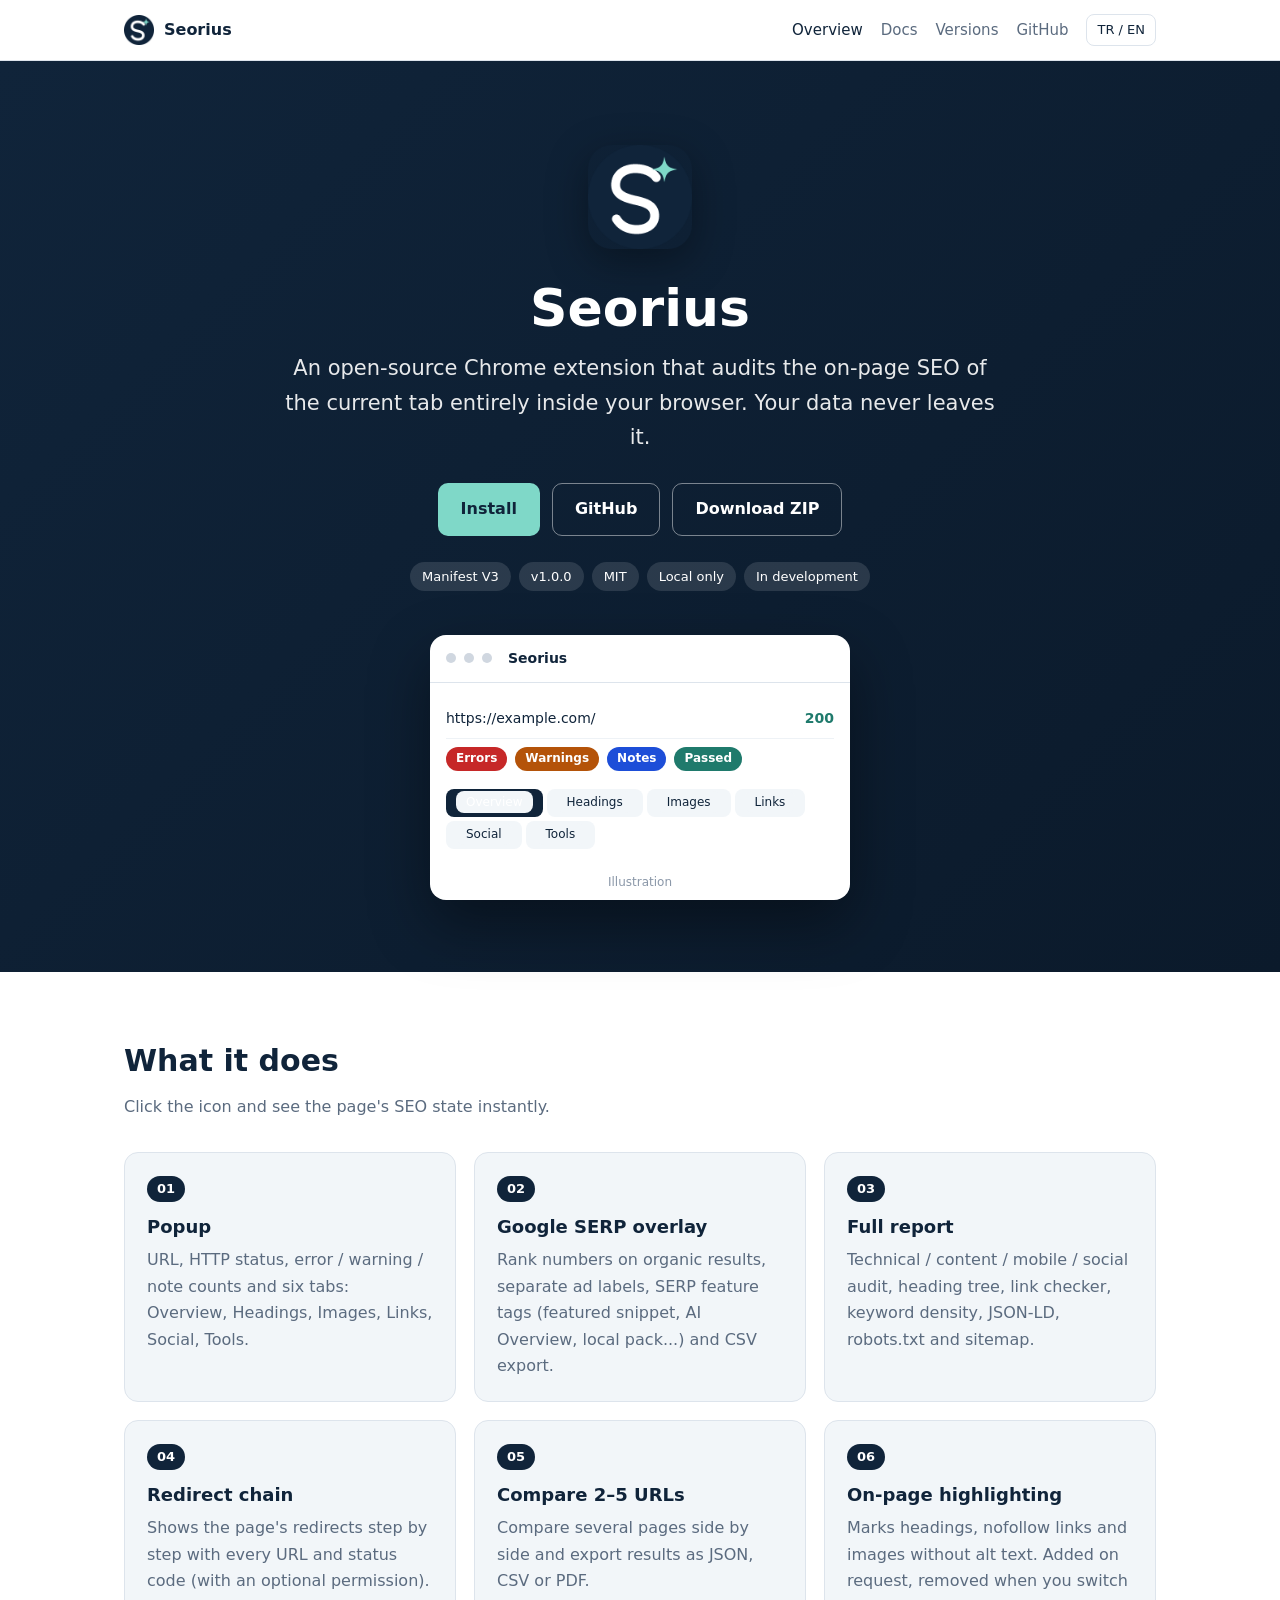
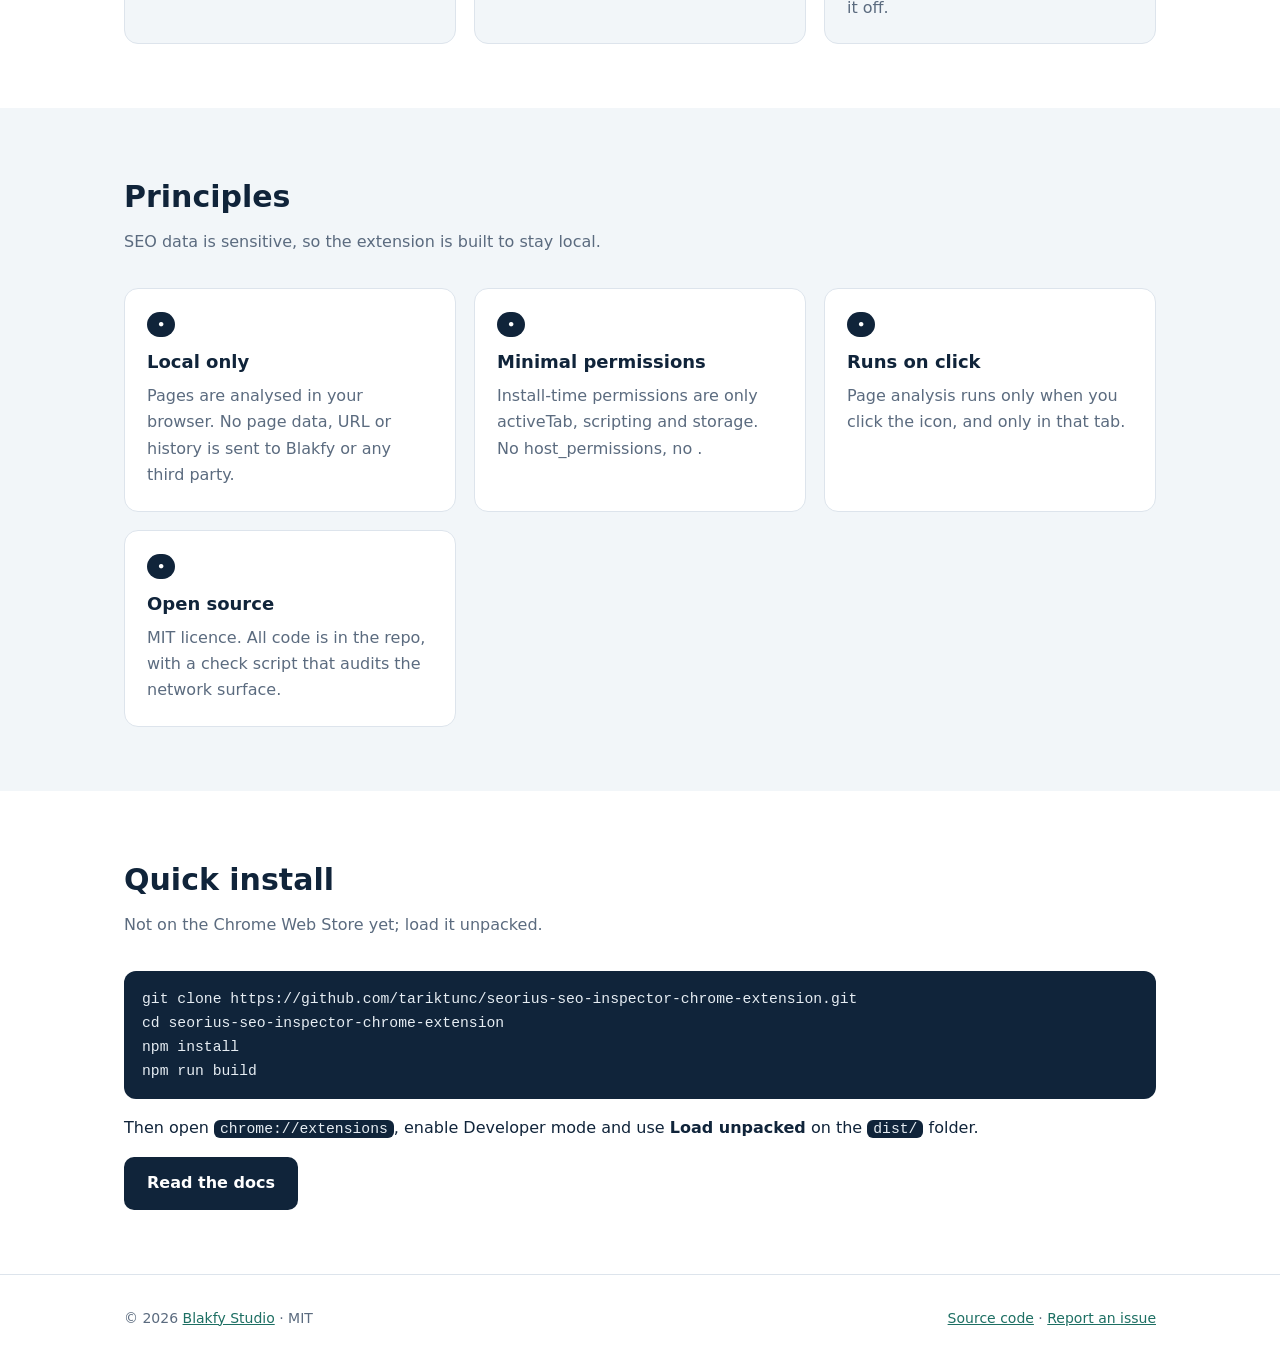
<file: index.html>
<!doctype html>
<html lang="tr" data-lang="tr">
<head>
<meta charset="utf-8">
<meta name="viewport" content="width=device-width,initial-scale=1">
<title>Seorius — On-Page SEO Inspector</title>
<meta name="description" content="Açık sekmedeki sayfanın sayfa içi SEO analizini tarayıcınızda yapan, açık kaynaklı Chrome eklentisi. Open-source, local-only on-page SEO inspector.">
<meta property="og:title" content="Seorius — On-Page SEO Inspector">
<meta property="og:description" content="Açık sekmedeki sayfanın sayfa içi SEO analizini tarayıcınızda yapan, açık kaynaklı Chrome eklentisi. Open-source, local-only on-page SEO inspector.">
<meta property="og:type" content="website">
<meta property="og:url" content="https://tariktunc.github.io/seorius-seo-inspector-chrome-extension/">
<link rel="canonical" href="https://tariktunc.github.io/seorius-seo-inspector-chrome-extension/">
<link rel="alternate" hreflang="tr" href="https://tariktunc.github.io/seorius-seo-inspector-chrome-extension/">
<link rel="alternate" hreflang="en" href="https://tariktunc.github.io/seorius-seo-inspector-chrome-extension/">
<link rel="icon" href="assets/icon128.png">
<link rel="stylesheet" href="style.css">
<script>
(function(){var d=document.documentElement,k='ext-lang',s=null;try{s=localStorage.getItem(k)}catch(e){}
var l=s||((navigator.language||'tr').toLowerCase().indexOf('tr')===0?'tr':'en');d.setAttribute('data-lang',l);d.lang=l;
document.addEventListener('DOMContentLoaded',function(){var b=document.getElementById('lang');if(!b)return;
b.addEventListener('click',function(){var n=d.getAttribute('data-lang')==='tr'?'en':'tr';d.setAttribute('data-lang',n);d.lang=n;try{localStorage.setItem(k,n)}catch(e){}});});})();
</script>
</head>
<body>
<header class="nav"><div class="wrap">
<a class="brand" href="index.html"><img src="assets/icon128.png" alt="">Seorius</a>
<nav>
<a href="index.html" class="on"><span lang="tr">Tanıtım</span><span lang="en">Overview</span></a>
<a href="docs.html"><span lang="tr">Dökümanlar</span><span lang="en">Docs</span></a>
<a href="changelog.html"><span lang="tr">Sürümler</span><span lang="en">Versions</span></a>
<a class="hide-s" href="https://github.com/tariktunc/seorius-seo-inspector-chrome-extension">GitHub</a>
<button class="lang" id="lang" type="button" aria-label="Language">TR / EN</button>
</nav></div></header>

<section class="hero"><div class="wrap">
<img class="logo" src="assets/icon128.png" alt="Seorius">
<h1>Seorius</h1>
<p class="lead"><span lang="tr">Açık sekmedeki sayfanın sayfa içi SEO'sunu tarayıcınızın içinde inceleyen, açık kaynaklı Chrome eklentisi. Veriniz tarayıcınızdan çıkmaz.</span><span lang="en">An open-source Chrome extension that audits the on-page SEO of the current tab entirely inside your browser. Your data never leaves it.</span></p>
<div class="btns">
<a class="btn primary" style="background:#7fd8c8;color:#10243a" href="docs.html#kurulum"><span lang="tr">Kurulum</span><span lang="en">Install</span></a>
<a class="btn ghost" href="https://github.com/tariktunc/seorius-seo-inspector-chrome-extension">GitHub</a>
<a class="btn ghost" href="https://github.com/tariktunc/seorius-seo-inspector-chrome-extension/archive/refs/heads/main.zip"><span lang="tr">ZIP indir</span><span lang="en">Download ZIP</span></a>
</div>
<div class="badges"><span>Manifest V3</span><span>v1.0.0</span><span>MIT</span><span><span lang="tr">Yalnızca yerel</span><span lang="en">Local only</span></span><span><span lang="tr">Geliştirme aşamasında</span><span lang="en">In development</span></span></div>
<div class="mock" aria-hidden="true">
<div class="bar"><i></i><i></i><i></i><span style="margin-left:8px">Seorius</span></div>
<div class="body">
<div class="row"><span>https://example.com/</span><span style="color:#1f7a6c;font-weight:700">200</span></div>
<div class="row" style="border:0;gap:8px;justify-content:flex-start"><span class="pill" style="background:#c62828"><span lang="tr">Hata</span><span lang="en">Errors</span></span><span class="pill" style="background:#b45309"><span lang="tr">Uyarı</span><span lang="en">Warnings</span></span><span class="pill" style="background:#1d4ed8"><span lang="tr">Not</span><span lang="en">Notes</span></span><span class="pill" style="background:#1f7a6c"><span lang="tr">Geçti</span><span lang="en">Passed</span></span></div>
<div class="tabs"><span class="on"><span lang="tr">Özet</span><span lang="en">Overview</span></span><span><span lang="tr">Başlıklar</span><span lang="en">Headings</span></span><span><span lang="tr">Görseller</span><span lang="en">Images</span></span><span><span lang="tr">Bağlantılar</span><span lang="en">Links</span></span><span><span lang="tr">Sosyal</span><span lang="en">Social</span></span><span><span lang="tr">Araçlar</span><span lang="en">Tools</span></span></div>
</div><small><span lang="tr">Örnek görünüm</span><span lang="en">Illustration</span></small></div>
</div></section>

<section class="block"><div class="wrap">
<h2><span lang="tr">Neler yapar</span><span lang="en">What it does</span></h2>
<p class="sub"><span lang="tr">Simgeye tıklayın, sayfanın SEO durumunu anında görün.</span><span lang="en">Click the icon and see the page's SEO state instantly.</span></p>
<div class="grid">
<div class="card"><span class="n">01</span><h3><span lang="tr">Açılır pencere</span><span lang="en">Popup</span></h3><p><span lang="tr">URL, HTTP durumu, hata / uyarı / not sayıları ve altı sekme: Özet, Başlıklar, Görseller, Bağlantılar, Sosyal, Araçlar.</span><span lang="en">URL, HTTP status, error / warning / note counts and six tabs: Overview, Headings, Images, Links, Social, Tools.</span></p></div>
<div class="card"><span class="n">02</span><h3><span lang="tr">Google SERP katmanı</span><span lang="en">Google SERP overlay</span></h3><p><span lang="tr">Organik sonuçlara sıra numarası, reklamlara ayrı etiket, SERP özellik etiketleri (öne çıkan snippet, AI Overview, yerel paket...) ve CSV indirme.</span><span lang="en">Rank numbers on organic results, separate ad labels, SERP feature tags (featured snippet, AI Overview, local pack...) and CSV export.</span></p></div>
<div class="card"><span class="n">03</span><h3><span lang="tr">Tam rapor</span><span lang="en">Full report</span></h3><p><span lang="tr">Teknik / İçerik / Mobil / Sosyal denetim, başlık ağacı, bağlantı kontrolü, anahtar kelime yoğunluğu, JSON-LD, robots.txt ve site haritası.</span><span lang="en">Technical / content / mobile / social audit, heading tree, link checker, keyword density, JSON-LD, robots.txt and sitemap.</span></p></div>
<div class="card"><span class="n">04</span><h3><span lang="tr">Yönlendirme zinciri</span><span lang="en">Redirect chain</span></h3><p><span lang="tr">Sayfanın yönlendirmelerini adım adım, her URL ve durum koduyla gösterir (isteğe bağlı izinle).</span><span lang="en">Shows the page's redirects step by step with every URL and status code (with an optional permission).</span></p></div>
<div class="card"><span class="n">05</span><h3><span lang="tr">2–5 URL karşılaştırma</span><span lang="en">Compare 2–5 URLs</span></h3><p><span lang="tr">Birkaç sayfayı yan yana karşılaştırın; sonuçları JSON, CSV veya PDF olarak dışa aktarın.</span><span lang="en">Compare several pages side by side and export results as JSON, CSV or PDF.</span></p></div>
<div class="card"><span class="n">06</span><h3><span lang="tr">Sayfada işaretleme</span><span lang="en">On-page highlighting</span></h3><p><span lang="tr">Başlıkları, nofollow bağlantıları ve alt metni olmayan görselleri sayfanın üstünde işaretler. İstek üzerine eklenir, kapatınca kalkar.</span><span lang="en">Marks headings, nofollow links and images without alt text. Added on request, removed when you switch it off.</span></p></div>
</div></div></section>

<section class="block alt"><div class="wrap">
<h2><span lang="tr">İlkeler</span><span lang="en">Principles</span></h2>
<p class="sub"><span lang="tr">SEO verisi hassastır; bu yüzden eklenti yerel çalışacak şekilde tasarlandı.</span><span lang="en">SEO data is sensitive, so the extension is built to stay local.</span></p>
<div class="grid">
<div class="card"><span class="n">•</span><h3><span lang="tr">Yalnızca yerel</span><span lang="en">Local only</span></h3><p><span lang="tr">Sayfa tarayıcınızda analiz edilir. Hiçbir sayfa verisi, URL veya geçmiş Blakfy'ye ya da üçüncü taraflara gönderilmez.</span><span lang="en">Pages are analysed in your browser. No page data, URL or history is sent to Blakfy or any third party.</span></p></div>
<div class="card"><span class="n">•</span><h3><span lang="tr">En az izin</span><span lang="en">Minimal permissions</span></h3><p><span lang="tr">Kurulumda yalnızca activeTab, scripting, storage. host_permissions ve <all_urls> yoktur.</span><span lang="en">Install-time permissions are only activeTab, scripting and storage. No host_permissions, no <all_urls>.</span></p></div>
<div class="card"><span class="n">•</span><h3><span lang="tr">Tıklayınca çalışır</span><span lang="en">Runs on click</span></h3><p><span lang="tr">Sayfa analizi yalnızca simgeye tıkladığınızda, yalnızca o sekmede çalışır.</span><span lang="en">Page analysis runs only when you click the icon, and only in that tab.</span></p></div>
<div class="card"><span class="n">•</span><h3><span lang="tr">Açık kaynak</span><span lang="en">Open source</span></h3><p><span lang="tr">MIT lisansı. Kodun tamamı repoda, ağ isteklerini doğrulayan bir denetim betiğiyle birlikte.</span><span lang="en">MIT licence. All code is in the repo, with a check script that audits the network surface.</span></p></div>
</div></div></section>

<section class="block"><div class="wrap">
<h2><span lang="tr">Hızlı kurulum</span><span lang="en">Quick install</span></h2>
<p class="sub"><span lang="tr">Henüz Chrome Web Mağazası'nda yok; paketlenmemiş olarak yüklenir.</span><span lang="en">Not on the Chrome Web Store yet; load it unpacked.</span></p>
<pre><code>git clone https://github.com/tariktunc/seorius-seo-inspector-chrome-extension.git
cd seorius-seo-inspector-chrome-extension
npm install
npm run build</code></pre>
<p><span lang="tr">Sonra <code>chrome://extensions</code> sayfasında Geliştirici modunu açıp <strong>Paketlenmemiş öğe yükle</strong> ile <code>dist/</code> klasörünü seçin.</span><span lang="en">Then open <code>chrome://extensions</code>, enable Developer mode and use <strong>Load unpacked</strong> on the <code>dist/</code> folder.</span></p>
<div class="btns" style="justify-content:flex-start"><a class="btn primary" href="docs.html"><span lang="tr">Dökümanları aç</span><span lang="en">Read the docs</span></a></div>
</div></section>
<footer><div class="wrap">
<span>© 2026 <a href="https://blakfy.com">Blakfy Studio</a> · MIT</span>
<span><a href="https://github.com/tariktunc/seorius-seo-inspector-chrome-extension"><span lang="tr">Kaynak kod</span><span lang="en">Source code</span></a> · <a href="https://github.com/tariktunc/seorius-seo-inspector-chrome-extension/issues"><span lang="tr">Sorun bildir</span><span lang="en">Report an issue</span></a></span>
</div></footer>
</body></html>
</file>
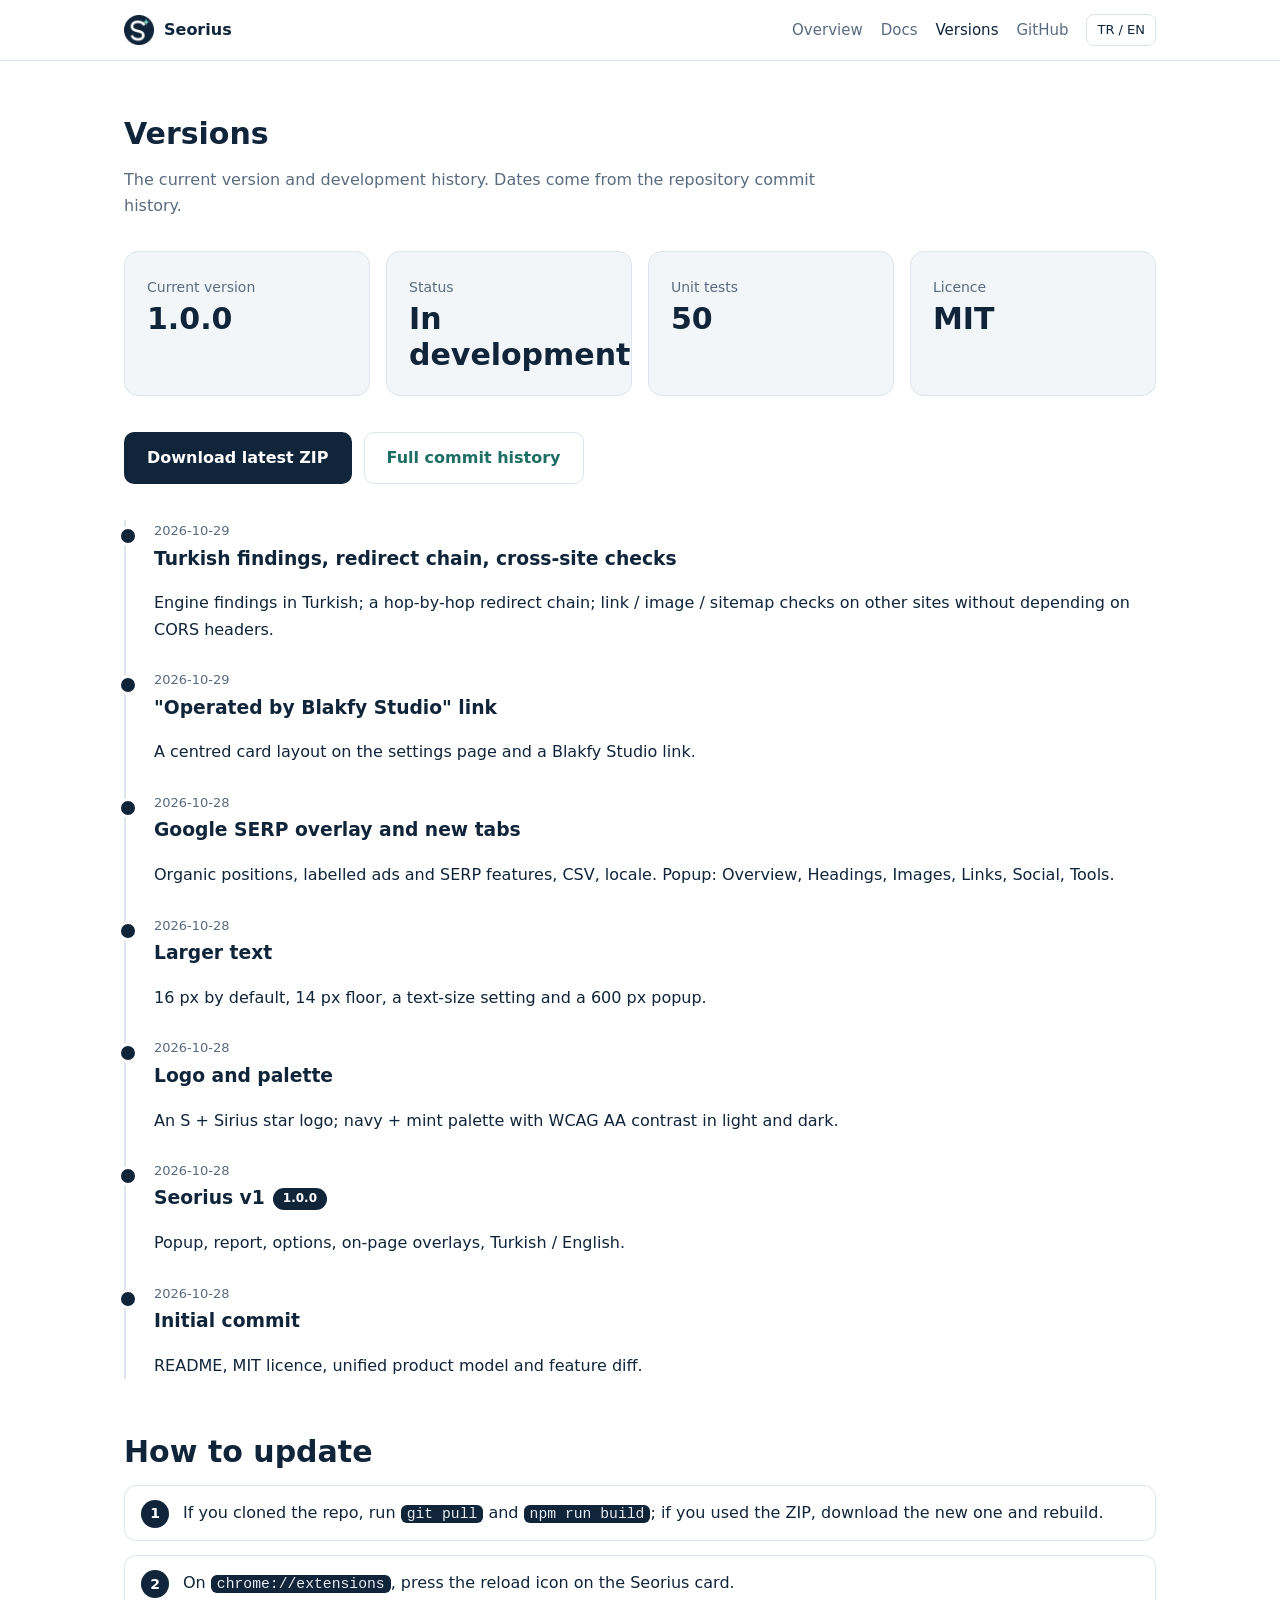
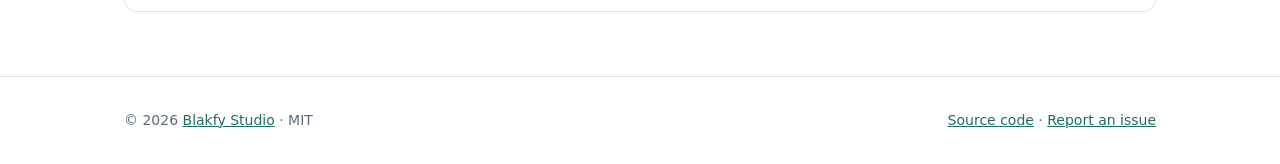
<file: changelog.html>
<!doctype html>
<html lang="tr" data-lang="tr">
<head>
<meta charset="utf-8">
<meta name="viewport" content="width=device-width,initial-scale=1">
<title>Seorius — On-Page SEO Inspector · Versions</title>
<meta name="description" content="Açık sekmedeki sayfanın sayfa içi SEO analizini tarayıcınızda yapan, açık kaynaklı Chrome eklentisi. Open-source, local-only on-page SEO inspector.">
<meta property="og:title" content="Seorius — On-Page SEO Inspector">
<meta property="og:description" content="Açık sekmedeki sayfanın sayfa içi SEO analizini tarayıcınızda yapan, açık kaynaklı Chrome eklentisi. Open-source, local-only on-page SEO inspector.">
<meta property="og:type" content="website">
<meta property="og:url" content="https://tariktunc.github.io/seorius-seo-inspector-chrome-extension/changelog.html">
<link rel="canonical" href="https://tariktunc.github.io/seorius-seo-inspector-chrome-extension/changelog.html">
<link rel="alternate" hreflang="tr" href="https://tariktunc.github.io/seorius-seo-inspector-chrome-extension/changelog.html">
<link rel="alternate" hreflang="en" href="https://tariktunc.github.io/seorius-seo-inspector-chrome-extension/changelog.html">
<link rel="icon" href="assets/icon128.png">
<link rel="stylesheet" href="style.css">
<script>
(function(){var d=document.documentElement,k='ext-lang',s=null;try{s=localStorage.getItem(k)}catch(e){}
var l=s||((navigator.language||'tr').toLowerCase().indexOf('tr')===0?'tr':'en');d.setAttribute('data-lang',l);d.lang=l;
document.addEventListener('DOMContentLoaded',function(){var b=document.getElementById('lang');if(!b)return;
b.addEventListener('click',function(){var n=d.getAttribute('data-lang')==='tr'?'en':'tr';d.setAttribute('data-lang',n);d.lang=n;try{localStorage.setItem(k,n)}catch(e){}});});})();
</script>
</head>
<body>
<header class="nav"><div class="wrap">
<a class="brand" href="index.html"><img src="assets/icon128.png" alt="">Seorius</a>
<nav>
<a href="index.html"><span lang="tr">Tanıtım</span><span lang="en">Overview</span></a>
<a href="docs.html"><span lang="tr">Dökümanlar</span><span lang="en">Docs</span></a>
<a href="changelog.html" class="on"><span lang="tr">Sürümler</span><span lang="en">Versions</span></a>
<a class="hide-s" href="https://github.com/tariktunc/seorius-seo-inspector-chrome-extension">GitHub</a>
<button class="lang" id="lang" type="button" aria-label="Language">TR / EN</button>
</nav></div></header>

<div class="wrap" style="padding-top:48px;padding-bottom:64px">
<h2><span lang="tr">Sürümler</span><span lang="en">Versions</span></h2>
<p class="sub"><span lang="tr">Güncel sürüm ve geliştirme geçmişi. Tarihler repodaki commit geçmişinden alınmıştır.</span><span lang="en">The current version and development history. Dates come from the repository commit history.</span></p>
<div class="cur">
<div class="card"><span class="l"><span lang="tr">Güncel sürüm</span><span lang="en">Current version</span></span><b>1.0.0</b></div>
<div class="card"><span class="l"><span lang="tr">Durum</span><span lang="en">Status</span></span><b><span lang="tr">Geliştirme</span><span lang="en">In development</span></b></div>
<div class="card"><span class="l"><span lang="tr">Birim testi</span><span lang="en">Unit tests</span></span><b>50</b></div>
<div class="card"><span class="l"><span lang="tr">Lisans</span><span lang="en">Licence</span></span><b>MIT</b></div>
</div>
<div class="btns" style="justify-content:flex-start;margin-bottom:36px"><a class="btn primary" href="https://github.com/tariktunc/seorius-seo-inspector-chrome-extension/archive/refs/heads/main.zip"><span lang="tr">Son sürümü ZIP indir</span><span lang="en">Download latest ZIP</span></a><a class="btn primary" style="background:transparent;color:var(--link);border-color:var(--line)" href="https://github.com/tariktunc/seorius-seo-inspector-chrome-extension/commits/main"><span lang="tr">Tüm commit geçmişi</span><span lang="en">Full commit history</span></a></div>
<div class="tl"><div class="it"><div class="d">2026-10-29</div><h3><span lang="tr">Türkçe bulgular, yönlendirme zinciri, CORS'suz kontrol</span><span lang="en">Turkish findings, redirect chain, cross-site checks</span></h3><p><span lang="tr">Analiz motoru bulguları Türkçe; adım adım yönlendirme zinciri; başka sitelerde bağlantı / görsel / site haritası kontrolü CORS başlığına bağlı kalmadan.</span><span lang="en">Engine findings in Turkish; a hop-by-hop redirect chain; link / image / sitemap checks on other sites without depending on CORS headers.</span></p></div><div class="it"><div class="d">2026-10-29</div><h3><span lang="tr">"Operated by Blakfy Studio" bağlantısı</span><span lang="en">"Operated by Blakfy Studio" link</span></h3><p><span lang="tr">Ayarlar sayfasında ortalanmış kart düzeni ve Blakfy Studio bağlantısı.</span><span lang="en">A centred card layout on the settings page and a Blakfy Studio link.</span></p></div><div class="it"><div class="d">2026-10-28</div><h3><span lang="tr">Google SERP katmanı ve yeni sekmeler</span><span lang="en">Google SERP overlay and new tabs</span></h3><p><span lang="tr">Organik sıra numaraları, etiketli reklamlar ve SERP özellikleri, CSV, ülke / dil. Popup: Özet, Başlıklar, Görseller, Bağlantılar, Sosyal, Araçlar.</span><span lang="en">Organic positions, labelled ads and SERP features, CSV, locale. Popup: Overview, Headings, Images, Links, Social, Tools.</span></p></div><div class="it"><div class="d">2026-10-28</div><h3><span lang="tr">Daha büyük yazı</span><span lang="en">Larger text</span></h3><p><span lang="tr">Varsayılan 16 px, en az 14 px, yazı boyutu ayarı ve 600 px popup.</span><span lang="en">16 px by default, 14 px floor, a text-size setting and a 600 px popup.</span></p></div><div class="it"><div class="d">2026-10-28</div><h3><span lang="tr">Logo ve renk paleti</span><span lang="en">Logo and palette</span></h3><p><span lang="tr">S + Sirius yıldızı logosu; lacivert + nane paleti, açık ve koyu temada WCAG AA kontrast.</span><span lang="en">An S + Sirius star logo; navy + mint palette with WCAG AA contrast in light and dark.</span></p></div><div class="it"><div class="d">2026-10-28</div><h3><span lang="tr">Seorius v1</span><span lang="en">Seorius v1</span><span class="tag">1.0.0</span></h3><p><span lang="tr">Popup, rapor, ayarlar, sayfa üstü işaretleme, Türkçe / İngilizce.</span><span lang="en">Popup, report, options, on-page overlays, Turkish / English.</span></p></div><div class="it"><div class="d">2026-10-28</div><h3><span lang="tr">İlk commit</span><span lang="en">Initial commit</span></h3><p><span lang="tr">README, MIT lisansı, birleşik ürün modeli ve özellik farkı dökümanı.</span><span lang="en">README, MIT licence, unified product model and feature diff.</span></p></div></div>
<h2 style="margin-top:48px"><span lang="tr">Nasıl güncellenir</span><span lang="en">How to update</span></h2>
<ol class="steps">
<li><span lang="tr">Klonladıysanız <code>git pull</code> ve <code>npm run build</code> çalıştırın; ZIP indirdiyseniz yenisini indirip yeniden derleyin.</span><span lang="en">If you cloned the repo, run <code>git pull</code> and <code>npm run build</code>; if you used the ZIP, download the new one and rebuild.</span></li>
<li><span lang="tr"><code>chrome://extensions</code> sayfasında Seorius kartındaki yenile simgesine basın.</span><span lang="en">On <code>chrome://extensions</code>, press the reload icon on the Seorius card.</span></li>
</ol>
</div>
<footer><div class="wrap">
<span>© 2026 <a href="https://blakfy.com">Blakfy Studio</a> · MIT</span>
<span><a href="https://github.com/tariktunc/seorius-seo-inspector-chrome-extension"><span lang="tr">Kaynak kod</span><span lang="en">Source code</span></a> · <a href="https://github.com/tariktunc/seorius-seo-inspector-chrome-extension/issues"><span lang="tr">Sorun bildir</span><span lang="en">Report an issue</span></a></span>
</div></footer>
</body></html>
</file>
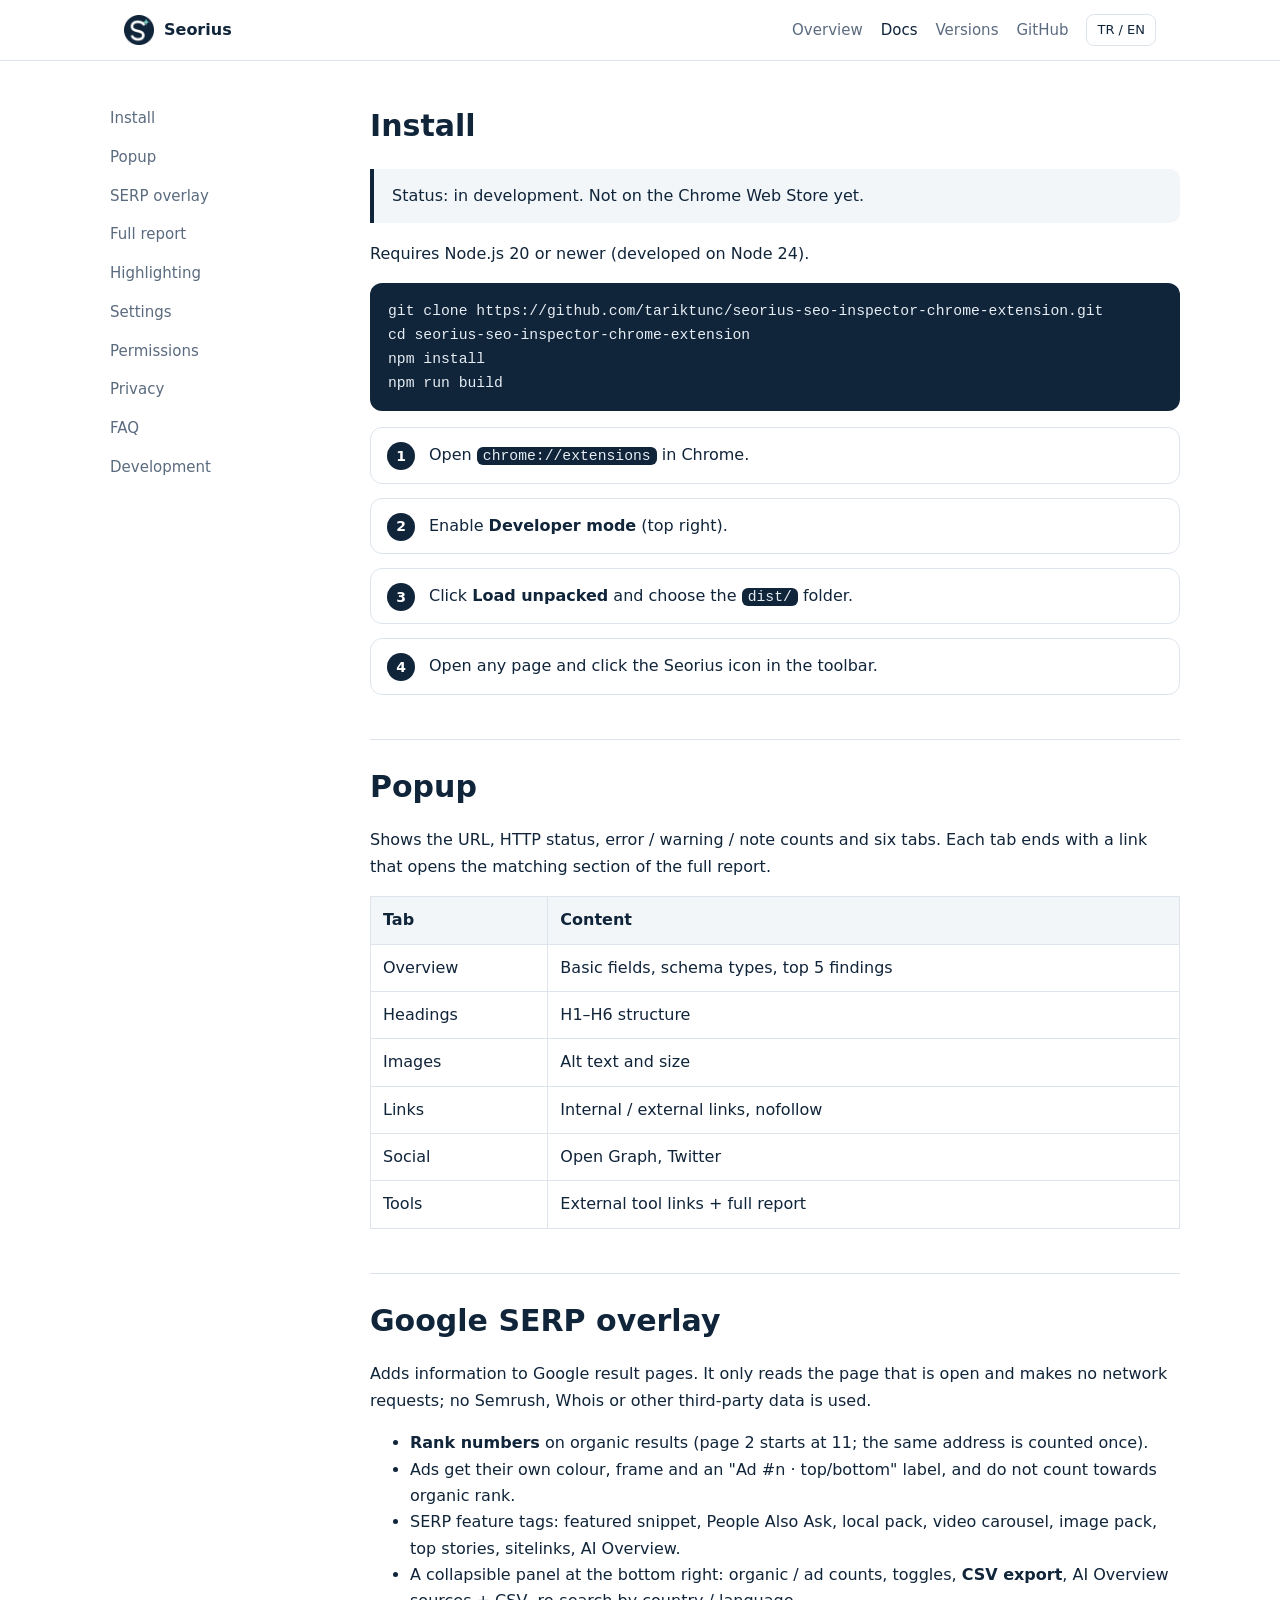
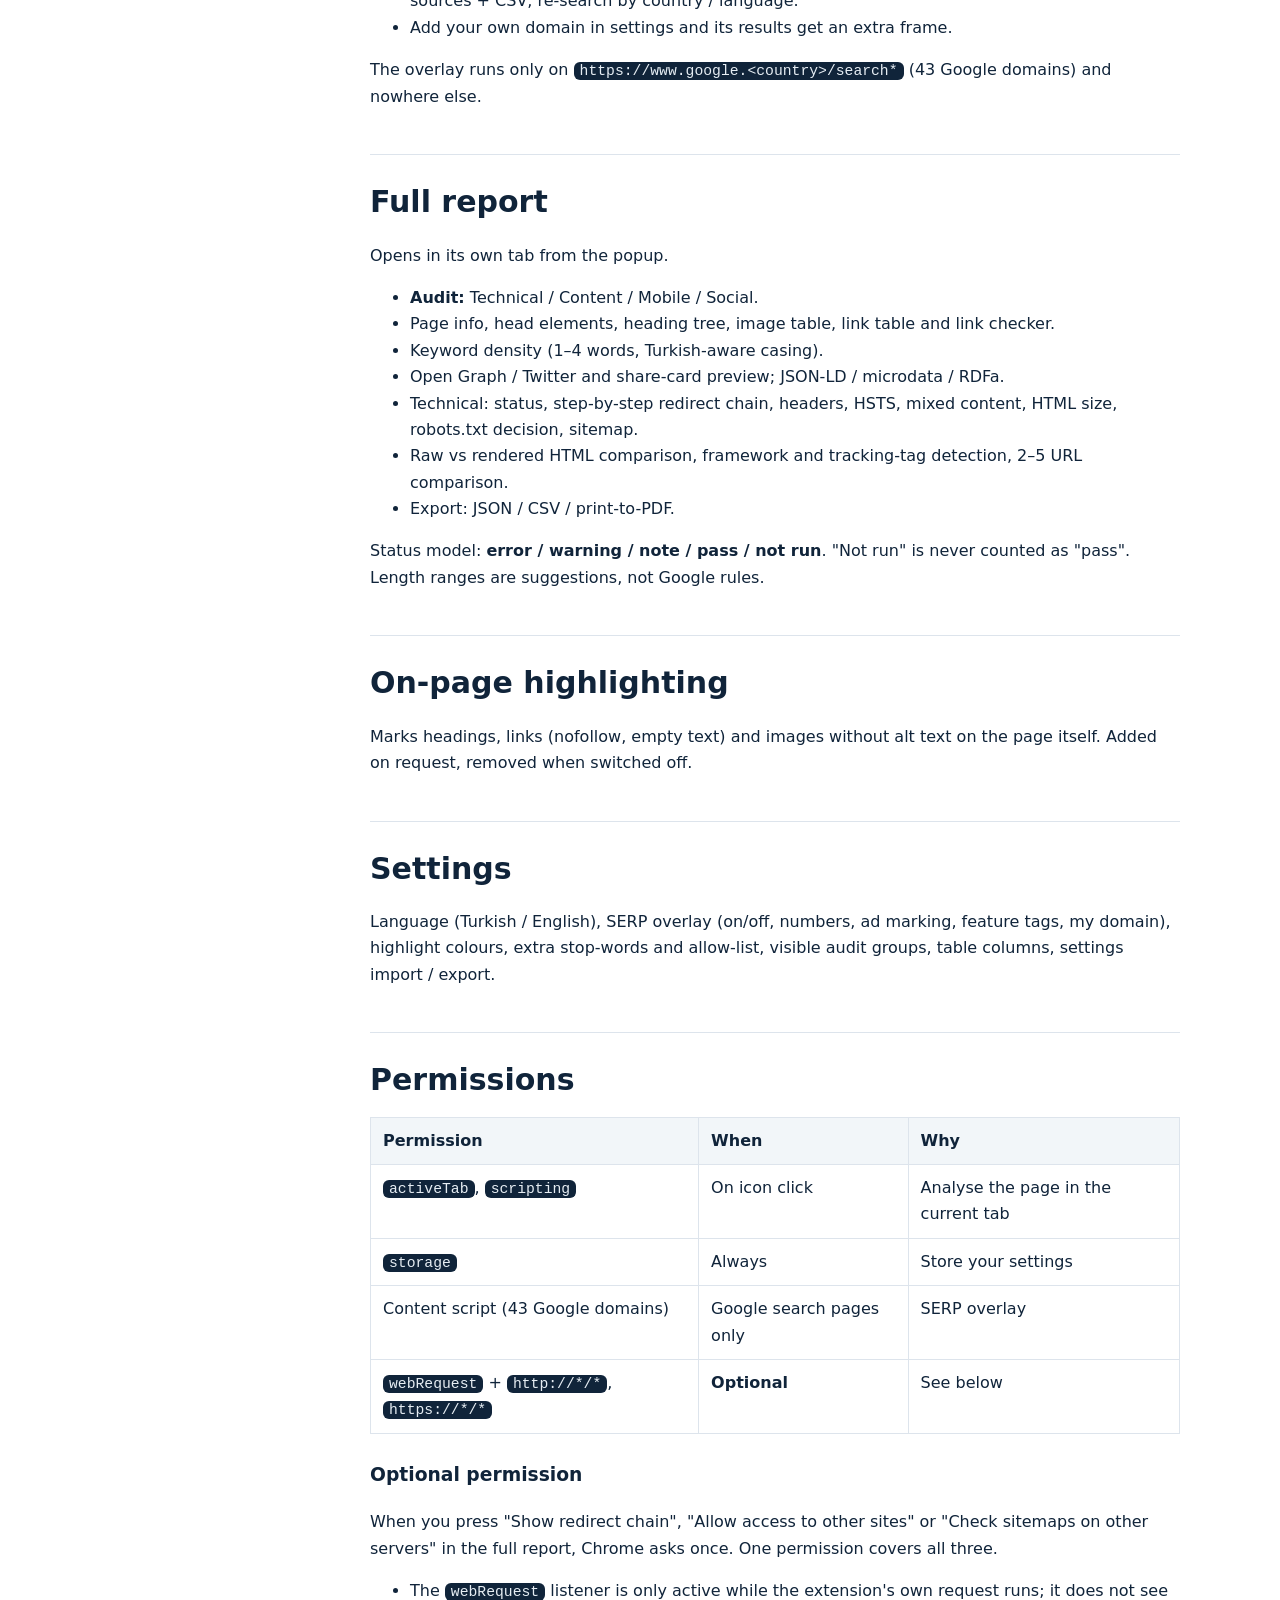
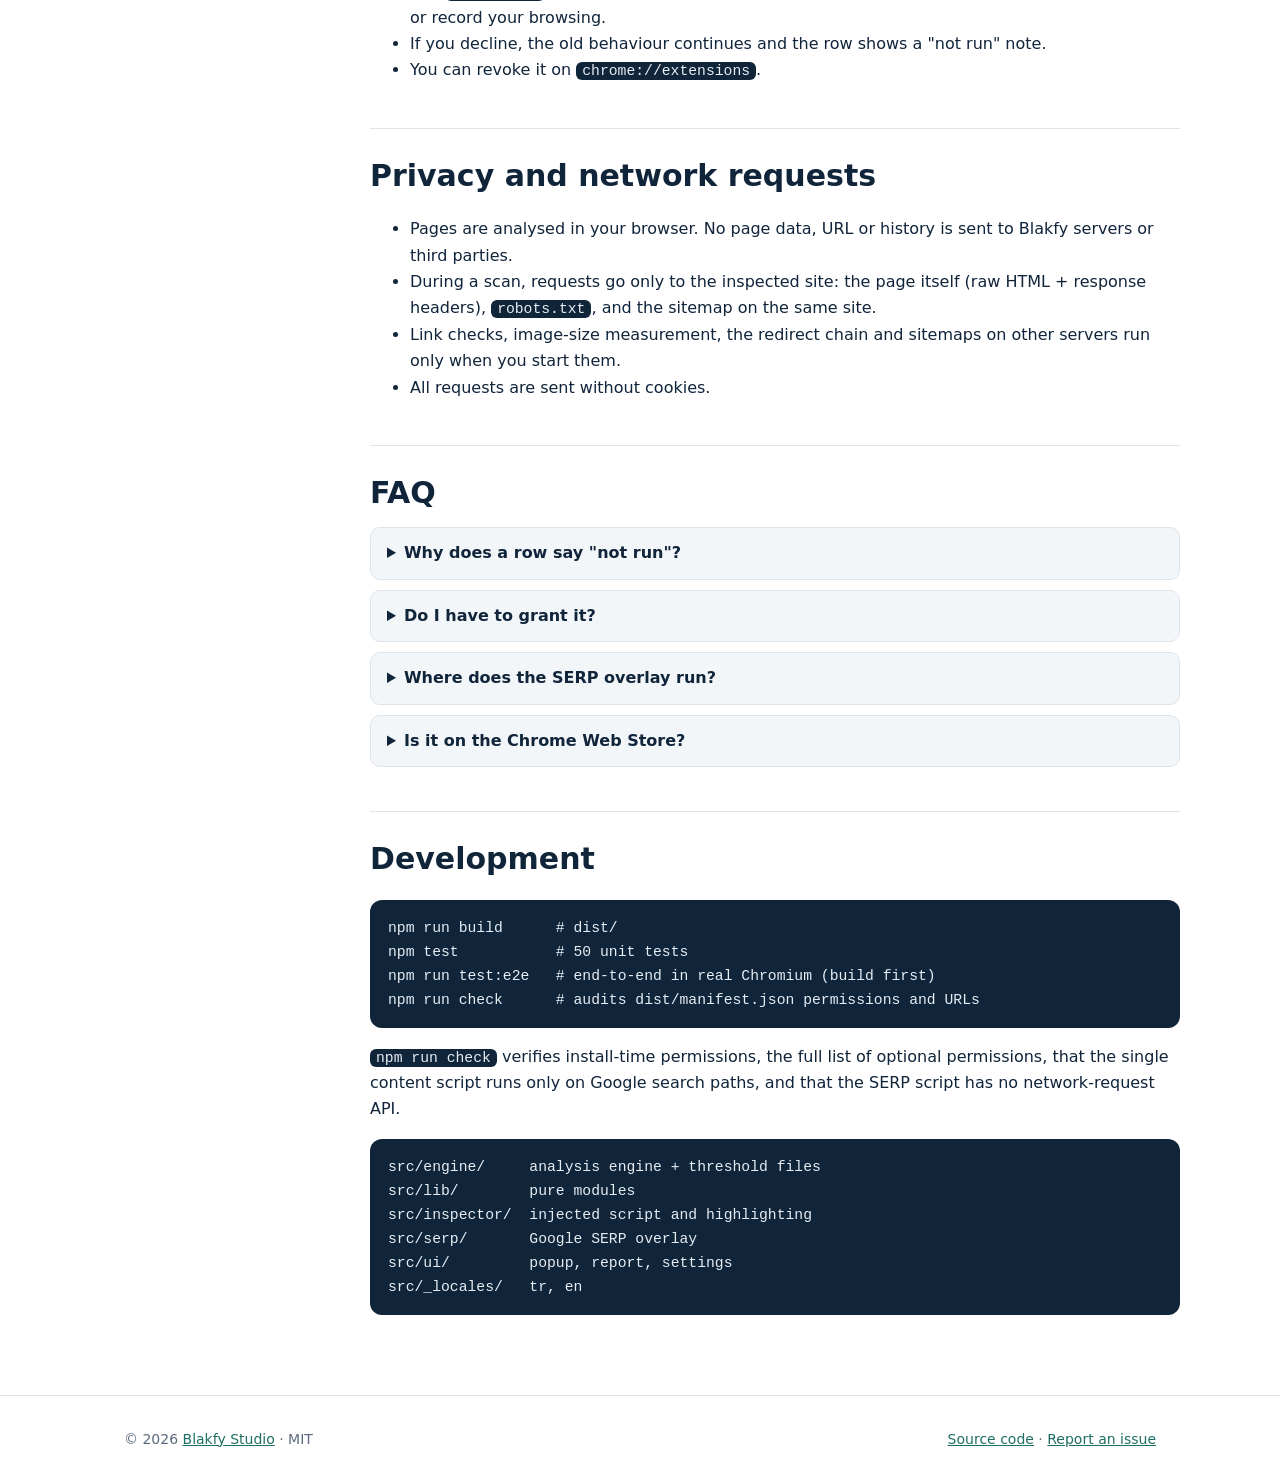
<file: docs.html>
<!doctype html>
<html lang="tr" data-lang="tr">
<head>
<meta charset="utf-8">
<meta name="viewport" content="width=device-width,initial-scale=1">
<title>Seorius — On-Page SEO Inspector · Docs</title>
<meta name="description" content="Açık sekmedeki sayfanın sayfa içi SEO analizini tarayıcınızda yapan, açık kaynaklı Chrome eklentisi. Open-source, local-only on-page SEO inspector.">
<meta property="og:title" content="Seorius — On-Page SEO Inspector">
<meta property="og:description" content="Açık sekmedeki sayfanın sayfa içi SEO analizini tarayıcınızda yapan, açık kaynaklı Chrome eklentisi. Open-source, local-only on-page SEO inspector.">
<meta property="og:type" content="website">
<meta property="og:url" content="https://tariktunc.github.io/seorius-seo-inspector-chrome-extension/docs.html">
<link rel="canonical" href="https://tariktunc.github.io/seorius-seo-inspector-chrome-extension/docs.html">
<link rel="alternate" hreflang="tr" href="https://tariktunc.github.io/seorius-seo-inspector-chrome-extension/docs.html">
<link rel="alternate" hreflang="en" href="https://tariktunc.github.io/seorius-seo-inspector-chrome-extension/docs.html">
<link rel="icon" href="assets/icon128.png">
<link rel="stylesheet" href="style.css">
<script>
(function(){var d=document.documentElement,k='ext-lang',s=null;try{s=localStorage.getItem(k)}catch(e){}
var l=s||((navigator.language||'tr').toLowerCase().indexOf('tr')===0?'tr':'en');d.setAttribute('data-lang',l);d.lang=l;
document.addEventListener('DOMContentLoaded',function(){var b=document.getElementById('lang');if(!b)return;
b.addEventListener('click',function(){var n=d.getAttribute('data-lang')==='tr'?'en':'tr';d.setAttribute('data-lang',n);d.lang=n;try{localStorage.setItem(k,n)}catch(e){}});});})();
</script>
</head>
<body>
<header class="nav"><div class="wrap">
<a class="brand" href="index.html"><img src="assets/icon128.png" alt="">Seorius</a>
<nav>
<a href="index.html"><span lang="tr">Tanıtım</span><span lang="en">Overview</span></a>
<a href="docs.html" class="on"><span lang="tr">Dökümanlar</span><span lang="en">Docs</span></a>
<a href="changelog.html"><span lang="tr">Sürümler</span><span lang="en">Versions</span></a>
<a class="hide-s" href="https://github.com/tariktunc/seorius-seo-inspector-chrome-extension">GitHub</a>
<button class="lang" id="lang" type="button" aria-label="Language">TR / EN</button>
</nav></div></header>

<div class="wrap docs">
<aside class="toc">
<a href="#kurulum"><span lang="tr">Kurulum</span><span lang="en">Install</span></a><a href="#popup"><span lang="tr">Pencere</span><span lang="en">Popup</span></a><a href="#serp"><span lang="tr">SERP katmanı</span><span lang="en">SERP overlay</span></a>
<a href="#rapor"><span lang="tr">Tam rapor</span><span lang="en">Full report</span></a><a href="#isaret"><span lang="tr">İşaretleme</span><span lang="en">Highlighting</span></a><a href="#ayarlar"><span lang="tr">Ayarlar</span><span lang="en">Settings</span></a>
<a href="#izinler"><span lang="tr">İzinler</span><span lang="en">Permissions</span></a><a href="#gizlilik"><span lang="tr">Gizlilik</span><span lang="en">Privacy</span></a><a href="#sss"><span lang="tr">Sık sorulanlar</span><span lang="en">FAQ</span></a><a href="#gelistirme"><span lang="tr">Geliştirme</span><span lang="en">Development</span></a>
</aside>
<article class="doc">
<h2 id="kurulum"><span lang="tr">Kurulum</span><span lang="en">Install</span></h2>
<div class="callout"><span lang="tr">Durum: geliştirme aşamasında. Henüz Chrome Web Mağazası'nda yok.</span><span lang="en">Status: in development. Not on the Chrome Web Store yet.</span></div>
<p><span lang="tr">Gereken: Node.js 20 veya üstü (geliştirme Node 24 ile yapıldı).</span><span lang="en">Requires Node.js 20 or newer (developed on Node 24).</span></p>
<pre><code>git clone https://github.com/tariktunc/seorius-seo-inspector-chrome-extension.git
cd seorius-seo-inspector-chrome-extension
npm install
npm run build</code></pre>
<ol class="steps">
<li><span lang="tr">Chrome'da <code>chrome://extensions</code> sayfasını açın.</span><span lang="en">Open <code>chrome://extensions</code> in Chrome.</span></li>
<li><span lang="tr">Sağ üstten <strong>Geliştirici modu</strong>nu açın.</span><span lang="en">Enable <strong>Developer mode</strong> (top right).</span></li>
<li><span lang="tr"><strong>Paketlenmemiş öğe yükle</strong>ye basın ve <code>dist/</code> klasörünü seçin.</span><span lang="en">Click <strong>Load unpacked</strong> and choose the <code>dist/</code> folder.</span></li>
<li><span lang="tr">Bir sayfa açın ve araç çubuğundaki Seorius simgesine tıklayın.</span><span lang="en">Open any page and click the Seorius icon in the toolbar.</span></li>
</ol>

<h2 id="popup"><span lang="tr">Açılır pencere</span><span lang="en">Popup</span></h2>
<p><span lang="tr">URL, HTTP durumu, hata / uyarı / not sayıları ve altı sekme gösterir. Her sekmenin sonunda raporun ilgili bölümünü açan "Rapordaki ayrıntılar" bağlantısı bulunur.</span><span lang="en">Shows the URL, HTTP status, error / warning / note counts and six tabs. Each tab ends with a link that opens the matching section of the full report.</span></p>
<table><tr><th><span lang="tr">Sekme</span><span lang="en">Tab</span></th><th><span lang="tr">İçerik</span><span lang="en">Content</span></th></tr>
<tr><td><span lang="tr">Özet</span><span lang="en">Overview</span></td><td><span lang="tr">Temel alanlar, schema türleri, dikkat gereken ilk 5 bulgu</span><span lang="en">Basic fields, schema types, top 5 findings</span></td></tr>
<tr><td><span lang="tr">Başlıklar</span><span lang="en">Headings</span></td><td><span lang="tr">H1–H6 yapısı</span><span lang="en">H1–H6 structure</span></td></tr>
<tr><td><span lang="tr">Görseller</span><span lang="en">Images</span></td><td><span lang="tr">Alt metni ve boyut bilgisi</span><span lang="en">Alt text and size</span></td></tr>
<tr><td><span lang="tr">Bağlantılar</span><span lang="en">Links</span></td><td><span lang="tr">İç / dış bağlantılar, nofollow</span><span lang="en">Internal / external links, nofollow</span></td></tr>
<tr><td><span lang="tr">Sosyal</span><span lang="en">Social</span></td><td>Open Graph, Twitter</td></tr>
<tr><td><span lang="tr">Araçlar</span><span lang="en">Tools</span></td><td><span lang="tr">Dış araç bağlantıları + tam rapor</span><span lang="en">External tool links + full report</span></td></tr></table>

<h2 id="serp"><span lang="tr">Google arama sonuçları katmanı</span><span lang="en">Google SERP overlay</span></h2>
<p><span lang="tr">Google'da arama yaparken sonuç sayfasına bilgi ekler. Yalnızca açık olan sonuç sayfasını okur ve hiçbir ağ isteği yapmaz; Semrush, Whois veya başka bir üçüncü taraf verisi kullanılmaz.</span><span lang="en">Adds information to Google result pages. It only reads the page that is open and makes no network requests; no Semrush, Whois or other third-party data is used.</span></p>
<ul>
<li><span lang="tr">Organik sonuçlara <strong>sıra numarası</strong> (2. sayfa 11'den başlar, aynı adres bir kez sayılır).</span><span lang="en"><strong>Rank numbers</strong> on organic results (page 2 starts at 11; the same address is counted once).</span></li>
<li><span lang="tr">Reklamlara ayrı renk, çerçeve ve "Reklam #n · üst/alt" etiketi. Organik sıraya karışmaz.</span><span lang="en">Ads get their own colour, frame and an "Ad #n · top/bottom" label, and do not count towards organic rank.</span></li>
<li><span lang="tr">SERP özellik etiketleri: öne çıkan snippet, "diğer kullanıcılar şunu sordu", yerel paket, video karuseli, görsel paketi, öne çıkan haberler, site bağlantıları, AI Overview.</span><span lang="en">SERP feature tags: featured snippet, People Also Ask, local pack, video carousel, image pack, top stories, sitelinks, AI Overview.</span></li>
<li><span lang="tr">Sağ altta açılıp kapanan panel: organik / reklam sayıları, açma-kapama düğmeleri, <strong>CSV indirme</strong>, AI Overview kaynak listesi + CSV, ülke / dil ile yeniden arama.</span><span lang="en">A collapsible panel at the bottom right: organic / ad counts, toggles, <strong>CSV export</strong>, AI Overview sources + CSV, re-search by country / language.</span></li>
<li><span lang="tr">Ayarlardan kendi alan adınızı girerseniz o sonuçlar ayrıca çerçevelenir.</span><span lang="en">Add your own domain in settings and its results get an extra frame.</span></li>
</ul>
<p><span lang="tr">Katman yalnızca <code>https://www.google.&lt;ülke&gt;/search*</code> adreslerinde (43 Google alan adı) çalışır; başka hiçbir sitede çalışmaz.</span><span lang="en">The overlay runs only on <code>https://www.google.&lt;country&gt;/search*</code> (43 Google domains) and nowhere else.</span></p>

<h2 id="rapor"><span lang="tr">Tam rapor</span><span lang="en">Full report</span></h2>
<p><span lang="tr">Popup'taki "Tam raporu aç" ile ayrı bir sekmede açılır.</span><span lang="en">Opens in its own tab from the popup.</span></p>
<ul>
<li><span lang="tr"><strong>Denetim:</strong> Teknik / İçerik / Mobil / Sosyal.</span><span lang="en"><strong>Audit:</strong> Technical / Content / Mobile / Social.</span></li>
<li><span lang="tr">Sayfa bilgisi, head öğeleri, başlık ağacı, görsel tablosu, bağlantı tablosu ve bağlantı kontrolü.</span><span lang="en">Page info, head elements, heading tree, image table, link table and link checker.</span></li>
<li><span lang="tr">Anahtar kelime yoğunluğu (1–4 kelime, Türkçe büyük/küçük harf duyarlı).</span><span lang="en">Keyword density (1–4 words, Turkish-aware casing).</span></li>
<li><span lang="tr">Open Graph / Twitter ve paylaşım kartı önizlemesi; JSON-LD / microdata / RDFa.</span><span lang="en">Open Graph / Twitter and share-card preview; JSON-LD / microdata / RDFa.</span></li>
<li><span lang="tr">Teknik bilgiler: durum, adım adım yönlendirme zinciri, başlıklar, HSTS, karışık içerik, HTML boyutu, robots.txt kararı, site haritası.</span><span lang="en">Technical: status, step-by-step redirect chain, headers, HSTS, mixed content, HTML size, robots.txt decision, sitemap.</span></li>
<li><span lang="tr">Ham ve işlenmiş HTML karşılaştırması, çerçeve ve izleme etiketi tespiti, 2–5 URL karşılaştırması.</span><span lang="en">Raw vs rendered HTML comparison, framework and tracking-tag detection, 2–5 URL comparison.</span></li>
<li><span lang="tr">Dışa aktarma: JSON / CSV / yazdır-PDF.</span><span lang="en">Export: JSON / CSV / print-to-PDF.</span></li>
</ul>
<p><span lang="tr">Durum modeli: <strong>hata / uyarı / not / geçti / çalışmadı</strong>. "Çalışmadı" hiçbir zaman "geçti" sayılmaz. Uzunluk aralıkları öneridir, Google kuralı değildir.</span><span lang="en">Status model: <strong>error / warning / note / pass / not run</strong>. "Not run" is never counted as "pass". Length ranges are suggestions, not Google rules.</span></p>

<h2 id="isaret"><span lang="tr">Sayfada işaretleme</span><span lang="en">On-page highlighting</span></h2>
<p><span lang="tr">Başlıkları, bağlantıları (nofollow, boş metin) ve alt metni olmayan görselleri sayfanın üstünde işaretler. İstek üzerine eklenir, kapatınca kaldırılır.</span><span lang="en">Marks headings, links (nofollow, empty text) and images without alt text on the page itself. Added on request, removed when switched off.</span></p>

<h2 id="ayarlar"><span lang="tr">Ayarlar</span><span lang="en">Settings</span></h2>
<p><span lang="tr">Dil (Türkçe / İngilizce), SERP katmanı (aç/kapat, numaralar, reklam işaretleme, özellik etiketleri, alan adım), işaretleme renkleri, ek etkisiz kelimeler ve beyaz liste, gösterilen denetim grupları, tablo sütunları, ayarları içe / dışa aktarma.</span><span lang="en">Language (Turkish / English), SERP overlay (on/off, numbers, ad marking, feature tags, my domain), highlight colours, extra stop-words and allow-list, visible audit groups, table columns, settings import / export.</span></p>

<h2 id="izinler"><span lang="tr">İzinler</span><span lang="en">Permissions</span></h2>
<table><tr><th><span lang="tr">İzin</span><span lang="en">Permission</span></th><th><span lang="tr">Ne zaman</span><span lang="en">When</span></th><th><span lang="tr">Ne için</span><span lang="en">Why</span></th></tr>
<tr><td><code>activeTab</code>, <code>scripting</code></td><td><span lang="tr">Simgeye tıklayınca</span><span lang="en">On icon click</span></td><td><span lang="tr">Açık sekmedeki sayfayı analiz etmek</span><span lang="en">Analyse the page in the current tab</span></td></tr>
<tr><td><code>storage</code></td><td><span lang="tr">Her zaman</span><span lang="en">Always</span></td><td><span lang="tr">Ayarlarınızı saklamak</span><span lang="en">Store your settings</span></td></tr>
<tr><td><span lang="tr">İçerik betiği (43 Google alan adı)</span><span lang="en">Content script (43 Google domains)</span></td><td><span lang="tr">Yalnızca Google arama sayfaları</span><span lang="en">Google search pages only</span></td><td><span lang="tr">SERP katmanı</span><span lang="en">SERP overlay</span></td></tr>
<tr><td><code>webRequest</code> + <code>http://*/*</code>, <code>https://*/*</code></td><td><strong><span lang="tr">İsteğe bağlı</span><span lang="en">Optional</span></strong></td><td><span lang="tr">Aşağıya bakın</span><span lang="en">See below</span></td></tr></table>
<h3><span lang="tr">İsteğe bağlı izin</span><span lang="en">Optional permission</span></h3>
<p><span lang="tr">Tam raporda "Yönlendirme zincirini göster", "Diğer sitelere erişime izin ver" veya "Başka sunuculardaki site haritalarını kontrol et" düğmesine bastığınızda Chrome bir kez izin ister. Tek izin üçünü de kapsar.</span><span lang="en">When you press "Show redirect chain", "Allow access to other sites" or "Check sitemaps on other servers" in the full report, Chrome asks once. One permission covers all three.</span></p>
<ul>
<li><span lang="tr"><code>webRequest</code> dinleyicisi yalnızca eklentinin kendi isteği sürerken açıktır; gezinmenizi görmez ve kaydetmez.</span><span lang="en">The <code>webRequest</code> listener is only active while the extension's own request runs; it does not see or record your browsing.</span></li>
<li><span lang="tr">İzni vermezseniz eski davranış sürer ve ilgili satırda "çalışmadı" notu görünür.</span><span lang="en">If you decline, the old behaviour continues and the row shows a "not run" note.</span></li>
<li><span lang="tr">İzni <code>chrome://extensions</code> sayfasından geri alabilirsiniz.</span><span lang="en">You can revoke it on <code>chrome://extensions</code>.</span></li>
</ul>

<h2 id="gizlilik"><span lang="tr">Gizlilik ve ağ istekleri</span><span lang="en">Privacy and network requests</span></h2>
<ul>
<li><span lang="tr">Sayfa tarayıcınızda analiz edilir. Hiçbir sayfa verisi, URL veya geçmiş Blakfy sunucularına ya da üçüncü taraflara gönderilmez.</span><span lang="en">Pages are analysed in your browser. No page data, URL or history is sent to Blakfy servers or third parties.</span></li>
<li><span lang="tr">Tarama sırasında yalnızca incelenen siteye istek gider: sayfanın kendisi (ham HTML + yanıt başlıkları), <code>robots.txt</code>, aynı sitedeki site haritası.</span><span lang="en">During a scan, requests go only to the inspected site: the page itself (raw HTML + response headers), <code>robots.txt</code>, and the sitemap on the same site.</span></li>
<li><span lang="tr">Bağlantı kontrolü, görsel boyutu ölçümü, yönlendirme zinciri ve başka sunuculardaki site haritaları yalnızca siz başlatınca çalışır.</span><span lang="en">Link checks, image-size measurement, the redirect chain and sitemaps on other servers run only when you start them.</span></li>
<li><span lang="tr">Tüm istekler çerezsiz gönderilir.</span><span lang="en">All requests are sent without cookies.</span></li>
</ul>

<h2 id="sss"><span lang="tr">Sık sorulanlar</span><span lang="en">FAQ</span></h2>
<details><summary><span lang="tr">Satırda neden "çalışmadı" yazıyor?</span><span lang="en">Why does a row say "not run"?</span></summary><p><span lang="tr">İlgili kontrol için gereken isteğe bağlı izin verilmemiş olabilir ya da siteye ulaşılamamış olabilir. "Çalışmadı" hiçbir zaman "geçti" sayılmaz; izni verip raporu yenileyin.</span><span lang="en">The optional permission for that check may not be granted, or the site could not be reached. "Not run" never counts as "pass"; grant the permission and refresh the report.</span></p></details>
<details><summary><span lang="tr">İzni vermek zorunda mıyım?</span><span lang="en">Do I have to grant it?</span></summary><p><span lang="tr">Hayır. İsteğe bağlı izin yalnızca yönlendirme zinciri ve başka sitelerdeki bağlantı / görsel / site haritası kontrolleri için gerekir. Diğer her şey izinsiz çalışır.</span><span lang="en">No. The optional permission is only needed for the redirect chain and for link / image / sitemap checks on other sites. Everything else works without it.</span></p></details>
<details><summary><span lang="tr">SERP katmanı hangi sitelerde çalışır?</span><span lang="en">Where does the SERP overlay run?</span></summary><p><span lang="tr">Yalnızca Google arama sonuç sayfalarında (<code>www.google.&lt;ülke&gt;/search*</code>, 43 alan adı). Başka hiçbir sitede içerik betiği çalışmaz.</span><span lang="en">Only on Google result pages (<code>www.google.&lt;country&gt;/search*</code>, 43 domains). No content script runs anywhere else.</span></p></details>
<details><summary><span lang="tr">Chrome Web Mağazası'nda var mı?</span><span lang="en">Is it on the Chrome Web Store?</span></summary><p><span lang="tr">Henüz yok; geliştirme aşamasında. Paketlenmemiş olarak yüklenir.</span><span lang="en">Not yet; it is in development. Load it unpacked.</span></p></details>

<h2 id="gelistirme"><span lang="tr">Geliştirme</span><span lang="en">Development</span></h2>
<pre><code>npm run build      # dist/
npm test           # 50 <span lang="tr">birim testi</span><span lang="en">unit tests</span>
npm run test:e2e   # <span lang="tr">gerçek Chromium'da uçtan uca (önce build)</span><span lang="en">end-to-end in real Chromium (build first)</span>
npm run check      # <span lang="tr">dist/manifest.json izinlerini ve URL'leri denetler</span><span lang="en">audits dist/manifest.json permissions and URLs</span></code></pre>
<p><span lang="tr"><code>npm run check</code> kurulum izinlerini, isteğe bağlı izinlerin tam listesini, tek içerik betiğinin yalnızca Google arama yollarında olduğunu ve SERP betiğinde ağ isteği API'si olmadığını doğrular.</span><span lang="en"><code>npm run check</code> verifies install-time permissions, the full list of optional permissions, that the single content script runs only on Google search paths, and that the SERP script has no network-request API.</span></p>
<pre><code>src/engine/     <span lang="tr">analiz motoru + eşik dosyaları</span><span lang="en">analysis engine + threshold files</span>
src/lib/        <span lang="tr">saf modüller</span><span lang="en">pure modules</span>
src/inspector/  <span lang="tr">sayfaya enjekte edilen betik ve işaretleme</span><span lang="en">injected script and highlighting</span>
src/serp/       <span lang="tr">Google SERP katmanı</span><span lang="en">Google SERP overlay</span>
src/ui/         popup, <span lang="tr">rapor</span><span lang="en">report</span>, <span lang="tr">ayarlar</span><span lang="en">settings</span>
src/_locales/   tr, en</code></pre>
</article></div>
<footer><div class="wrap">
<span>© 2026 <a href="https://blakfy.com">Blakfy Studio</a> · MIT</span>
<span><a href="https://github.com/tariktunc/seorius-seo-inspector-chrome-extension"><span lang="tr">Kaynak kod</span><span lang="en">Source code</span></a> · <a href="https://github.com/tariktunc/seorius-seo-inspector-chrome-extension/issues"><span lang="tr">Sorun bildir</span><span lang="en">Report an issue</span></a></span>
</div></footer>
</body></html>
</file>
<file: style.css>
:root{--bg:#ffffff;--fg:#10243a;--muted:#5b6b7f;--card:#f2f6f9;--line:#dde4ec;--accent:#10243a;--on-accent:#ffffff;--link:#1d6f63;--hero1:#10243a;--hero2:#0b1a2b;--hero-fg:#ffffff;--code:#10243a;--code-fg:#e6edf3}
*{box-sizing:border-box}html{scroll-behavior:smooth}
body{margin:0;font:16px/1.65 system-ui,-apple-system,"Segoe UI",Roboto,sans-serif;background:var(--bg);color:var(--fg)}
html[data-lang=tr] [lang=en]{display:none!important}html[data-lang=en] [lang=tr]{display:none!important}
a{color:var(--link)}img{max-width:100%}
.wrap{max-width:1080px;margin:0 auto;padding:0 24px}
header.nav{position:sticky;top:0;z-index:10;background:var(--bg);border-bottom:1px solid var(--line)}
header.nav .wrap{display:flex;align-items:center;gap:20px;height:60px}
.brand{display:flex;align-items:center;gap:10px;font-weight:700;color:var(--fg);text-decoration:none}
.brand img{width:30px;height:30px;border-radius:8px}
.nav nav{margin-left:auto;display:flex;align-items:center;gap:18px}
.nav nav a{color:var(--muted);text-decoration:none;font-size:15px}.nav nav a:hover,.nav nav a.on{color:var(--fg)}
.lang{border:1px solid var(--line);background:transparent;color:var(--fg);border-radius:8px;padding:4px 10px;cursor:pointer;font:inherit;font-size:13px}
.hero{background:linear-gradient(135deg,var(--hero1),var(--hero2));color:var(--hero-fg);padding:84px 0 72px;text-align:center}
.hero img.logo{width:104px;height:104px;border-radius:24px;box-shadow:0 12px 40px rgba(0,0,0,.35)}
.hero h1{font-size:clamp(32px,5vw,52px);line-height:1.15;margin:22px 0 12px}
.hero p.lead{font-size:clamp(17px,2.2vw,21px);max-width:720px;margin:0 auto 28px;opacity:.9}
.btns{display:flex;gap:12px;justify-content:center;flex-wrap:wrap}
.btn{display:inline-block;padding:12px 22px;border-radius:10px;font-weight:600;text-decoration:none;border:1px solid transparent}
.btn.primary{background:var(--accent);color:var(--on-accent)}
.tl{position:relative;margin:8px 0 0;padding-left:28px;border-left:2px solid var(--line)}
.tl .it{position:relative;margin:0 0 26px}.tl .it:before{content:"";position:absolute;left:-36px;top:6px;width:14px;height:14px;border-radius:50%;background:var(--accent);border:3px solid var(--bg)}
.tl .d{font-size:13px;color:var(--muted)}.tl h3{margin:2px 0 4px}.tl .tag{display:inline-block;font-size:12px;font-weight:700;background:var(--accent);color:var(--on-accent);border-radius:999px;padding:1px 10px;margin-left:8px;vertical-align:middle}
.cur{display:grid;grid-template-columns:repeat(auto-fit,minmax(220px,1fr));gap:16px;margin:8px 0 36px}.cur .card b{display:block;font-size:30px;line-height:1.2}.cur .card span.l{color:var(--muted);font-size:14px}
.mock{max-width:420px;margin:44px auto 0;background:#fff;color:#10243a;border-radius:16px;text-align:left;box-shadow:0 24px 60px rgba(0,0,0,.4);overflow:hidden;font-size:14px}
.mock .bar{display:flex;align-items:center;gap:8px;padding:12px 16px;border-bottom:1px solid #dde4ec;font-weight:700}
.mock .bar i{width:10px;height:10px;border-radius:50%;background:#d0d7e0;display:inline-block}
.mock .body{padding:16px}.mock .row{display:flex;justify-content:space-between;align-items:center;padding:8px 0;border-bottom:1px solid #eef2f6}
.mock .sw{width:44px;height:24px;border-radius:999px;background:#f5a623;position:relative}.mock .sw:after{content:"";position:absolute;right:3px;top:3px;width:18px;height:18px;border-radius:50%;background:#fff}
.mock .pill{font-size:12px;font-weight:700;padding:2px 10px;border-radius:999px;color:#fff}
.mock .tabs{display:flex;gap:4px;flex-wrap:wrap;margin-top:10px}.mock .tabs span{font-size:12px;padding:4px 10px;border-radius:8px;background:#f2f6f9}.mock .tabs span.on{background:#10243a;color:#fff}
.mock small{display:block;text-align:center;color:#8a97a8;padding:8px;font-size:12px}
.btn.ghost{border-color:rgba(255,255,255,.45);color:var(--hero-fg)}
.badges{display:flex;gap:8px;justify-content:center;flex-wrap:wrap;margin-top:26px}
.badges>span{font-size:13px;padding:4px 12px;border-radius:999px;background:rgba(255,255,255,.12)}
section.block{padding:64px 0}section.alt{background:var(--card)}
h2{font-size:30px;margin:0 0 8px}p.sub{color:var(--muted);margin:0 0 32px;max-width:720px}
.grid{display:grid;grid-template-columns:repeat(auto-fit,minmax(290px,1fr));gap:18px}
.card{background:var(--card);border:1px solid var(--line);border-radius:14px;padding:22px}
section.alt .card{background:var(--bg)}
.card .n{display:inline-block;font-weight:700;font-size:13px;color:var(--on-accent);background:var(--accent);border-radius:999px;padding:2px 10px;margin-bottom:10px}
.card h3{margin:0 0 6px;font-size:18px}.card p{margin:0;color:var(--muted)}
.steps{counter-reset:s;list-style:none;padding:0;margin:0;display:grid;gap:14px}
.steps li{counter-increment:s;position:relative;padding:14px 18px 14px 58px;border:1px solid var(--line);border-radius:12px;background:var(--bg)}
.steps li:before{content:counter(s);position:absolute;left:16px;top:14px;width:28px;height:28px;border-radius:50%;background:var(--accent);color:var(--on-accent);display:grid;place-items:center;font-weight:700;font-size:14px}
pre,code{font-family:ui-monospace,SFMono-Regular,Menlo,Consolas,monospace}
code{background:var(--code);color:var(--code-fg);padding:1px 6px;border-radius:6px;font-size:.92em}
pre{background:var(--code);color:var(--code-fg);padding:16px 18px;border-radius:12px;overflow:auto;line-height:1.5}pre code{background:none;padding:0}
table{border-collapse:collapse;width:100%;margin:12px 0 20px}th,td{border:1px solid var(--line);padding:10px 12px;text-align:left;vertical-align:top}th{background:var(--card)}
.callout{border-left:4px solid var(--accent);background:var(--card);padding:14px 18px;border-radius:0 10px 10px 0;margin:18px 0}
footer{border-top:1px solid var(--line);padding:32px 0;color:var(--muted);font-size:14px}footer .wrap{display:flex;gap:18px;flex-wrap:wrap;justify-content:space-between}
.docs{display:grid;grid-template-columns:230px 1fr;gap:40px;padding:40px 0 64px}
.toc{position:sticky;top:84px;align-self:start;display:grid;gap:4px;font-size:15px}
.toc a{color:var(--muted);text-decoration:none;padding:5px 10px;border-radius:8px}.toc a:hover{background:var(--card);color:var(--fg)}
.doc h2{margin-top:44px;padding-top:22px;border-top:1px solid var(--line)}.doc h2:first-child{margin-top:0;padding-top:0;border:0}
.doc h3{margin-top:26px}
details{border:1px solid var(--line);border-radius:10px;padding:12px 16px;margin:10px 0;background:var(--card)}summary{cursor:pointer;font-weight:600}
@media(max-width:820px){.docs{grid-template-columns:1fr}.toc{position:static;grid-auto-flow:column;overflow:auto}.nav nav a.hide-s{display:none}}
</file>
